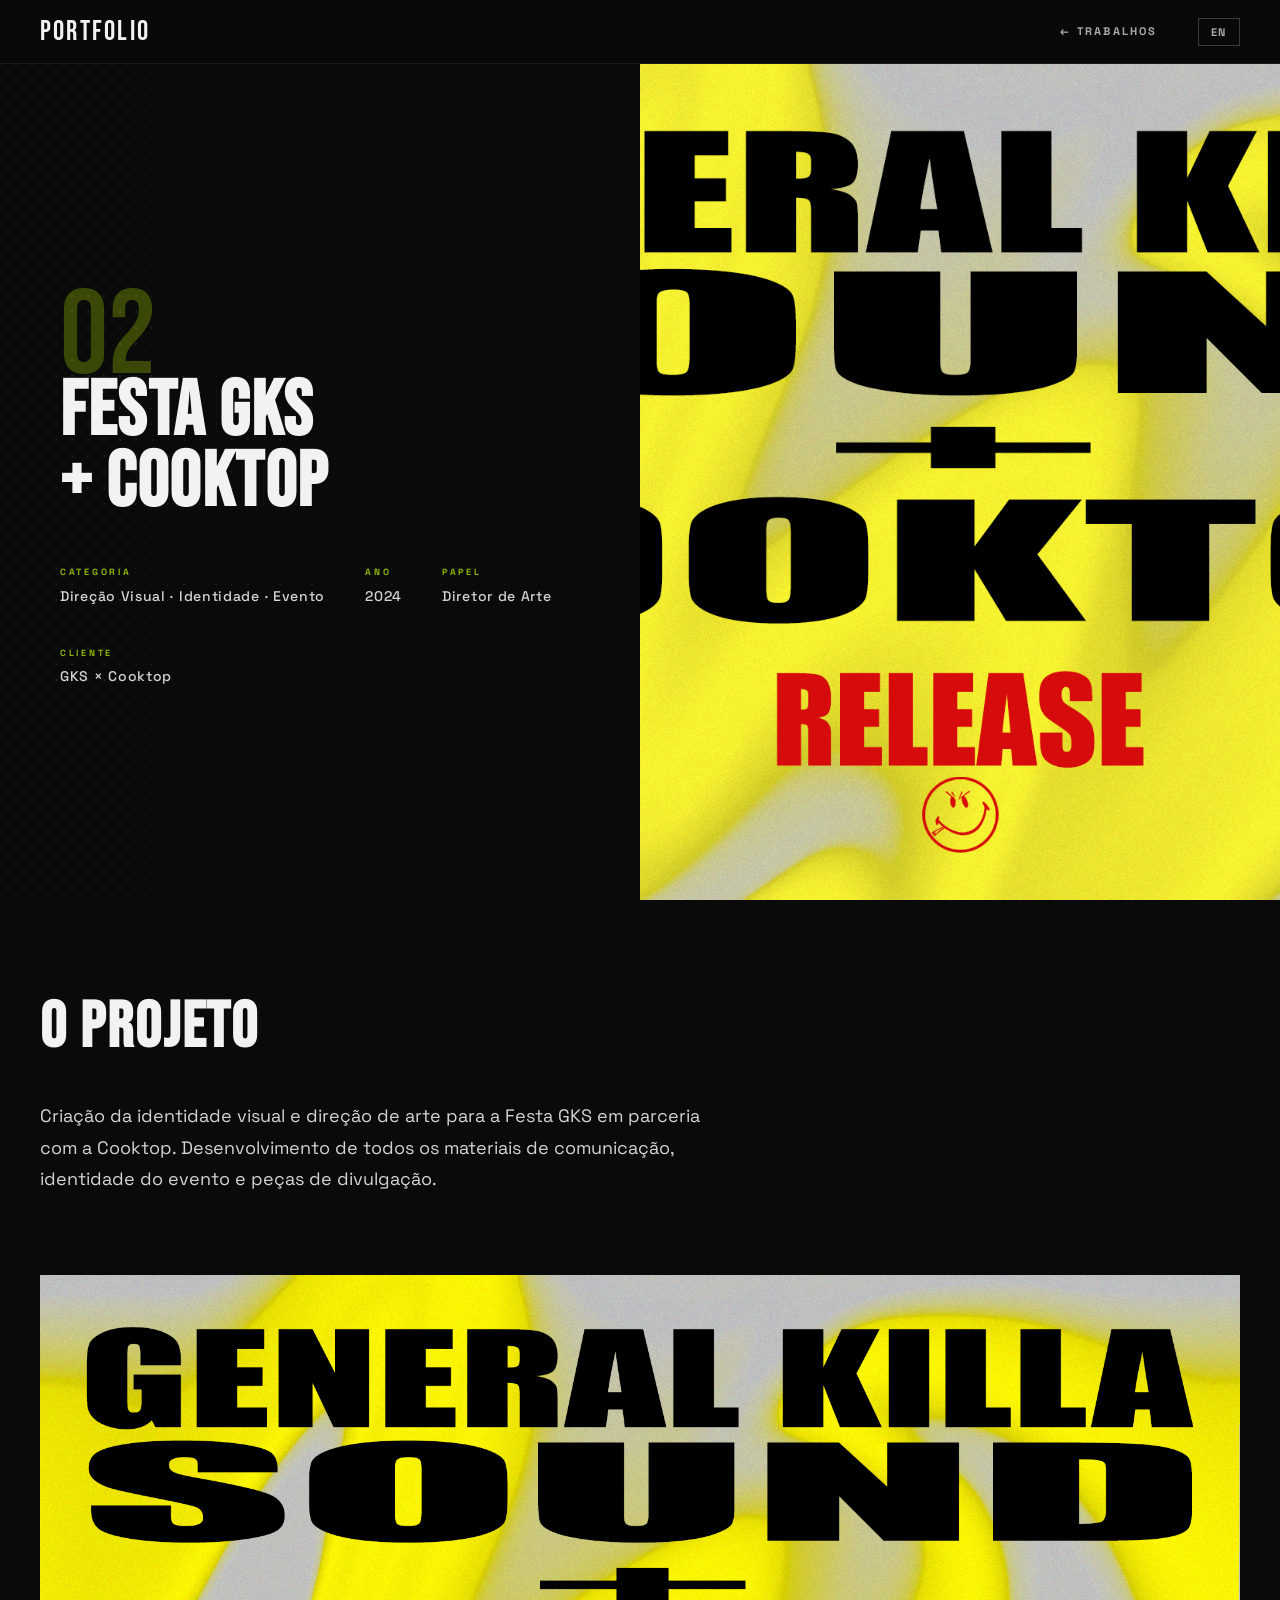
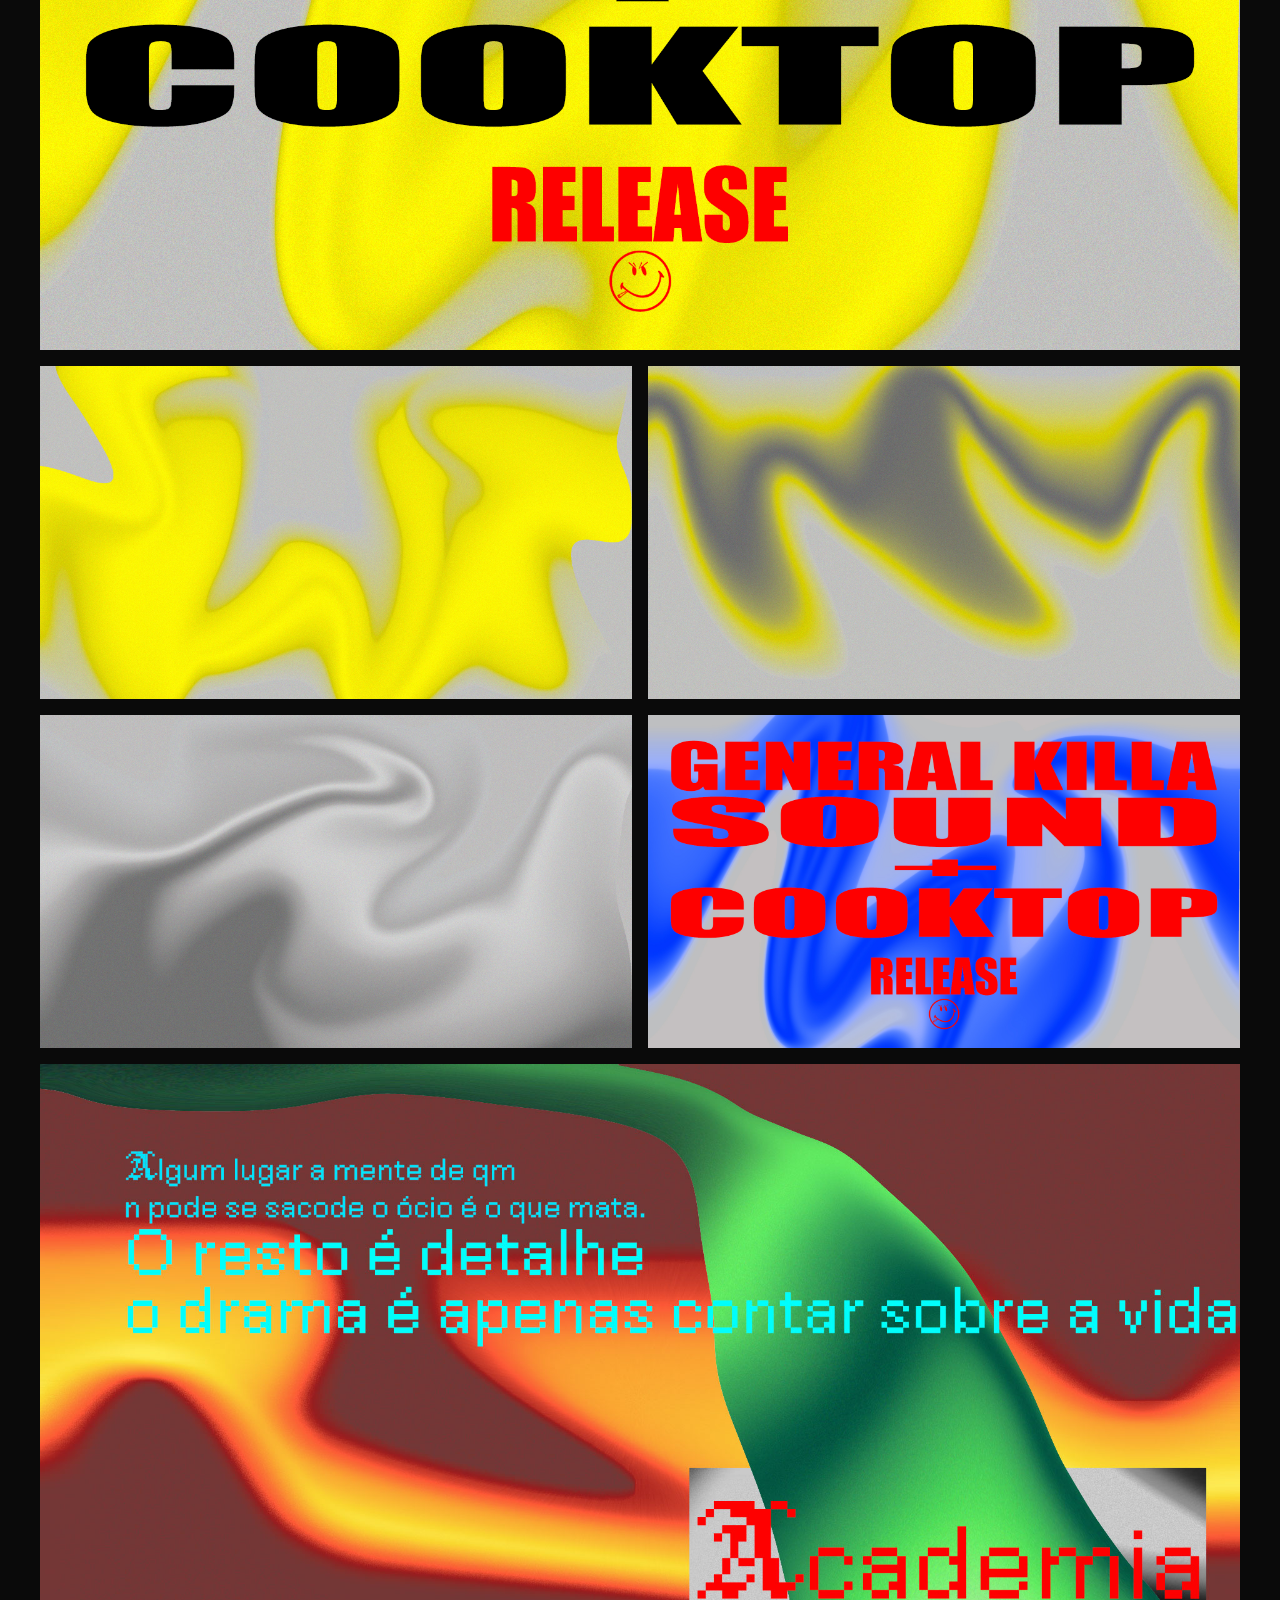
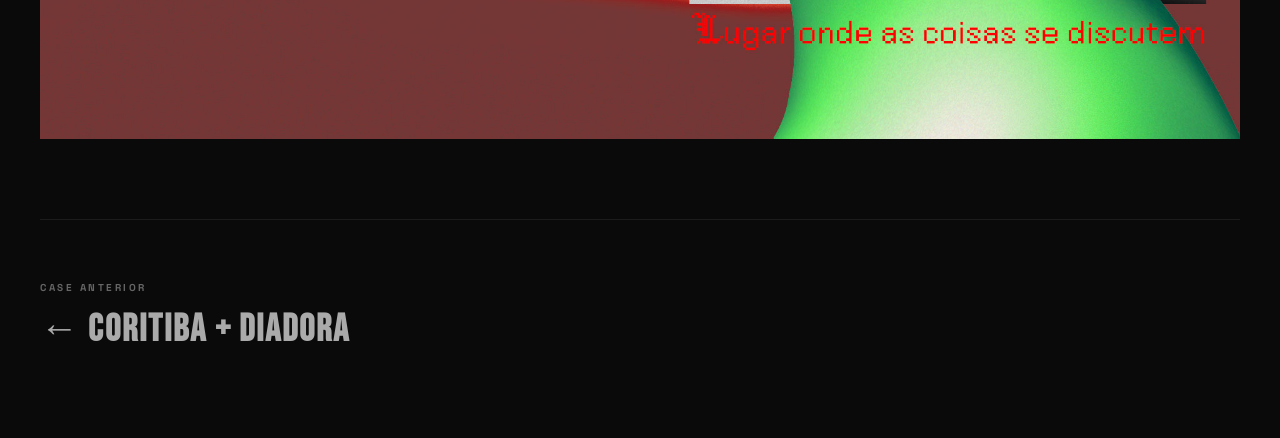
<file: CASES/festa-gks-cooktop.html>
<!DOCTYPE html>
<html lang="pt-BR" data-lang="pt">
<head>
  <meta charset="UTF-8" />
  <meta name="viewport" content="width=device-width, initial-scale=1.0" />
  <title>FESTA GKS + COOKTOP — ENZO PANCIER</title>
  <link rel="stylesheet" href="../css/style.css" />
  <link rel="stylesheet" href="../css/case.css" />
  <link href="https://fonts.googleapis.com/css2?family=Bebas+Neue&family=Space+Grotesk:wght@400;500;700&display=swap" rel="stylesheet" />
</head>
<body>

  <!-- NAV -->
  <nav class="nav">
    <a href="../index.html" class="nav__logo">PORTFOLIO</a>
    <div class="nav__right">
      <a href="../index.html#work" class="nav__back" data-pt="← TRABALHOS" data-en="← WORK">← TRABALHOS</a>
      <button class="lang-toggle" id="langToggle">EN</button>
    </div>
  </nav>

  <!-- CASE HERO -->
  <section class="case-hero">
    <div class="case-hero__halftone"></div>
    <div class="case-hero__content">
      <span class="case-hero__num">02</span>
      <h1 class="case-hero__title">FESTA GKS<br>+ COOKTOP</h1>
      <div class="case-hero__meta">
        <div>
          <p class="meta__label" data-pt="CATEGORIA" data-en="CATEGORY">CATEGORIA</p>
          <p class="meta__val" data-pt="Direção Visual · Identidade · Evento" data-en="Visual Direction · Identity · Event">Direção Visual · Identidade · Evento</p>
        </div>
        <div>
          <p class="meta__label" data-pt="ANO" data-en="YEAR">ANO</p>
          <p class="meta__val">2024</p>
        </div>
        <div>
          <p class="meta__label" data-pt="PAPEL" data-en="ROLE">PAPEL</p>
          <p class="meta__val" data-pt="Diretor de Arte" data-en="Art Director">Diretor de Arte</p>
        </div>
        <div>
          <p class="meta__label" data-pt="CLIENTE" data-en="CLIENT">CLIENTE</p>
          <p class="meta__val">GKS × Cooktop</p>
        </div>
      </div>
    </div>
    <div class="case-hero__img">
      <img src="../CASES/Festa GKS + Cooktop /CAPA 2.jpg" alt="Festa GKS Capa" />
    </div>
  </section>

  <!-- CASE BODY -->
  <main class="case-body">

    <!-- Descrição -->
    <section class="case-section case-intro">
      <div class="case-intro__text">
        <h2 data-pt="O PROJETO" data-en="THE PROJECT">O PROJETO</h2>
        <p data-pt="Criação da identidade visual e direção de arte para a Festa GKS em parceria com a Cooktop. Desenvolvimento de todos os materiais de comunicação, identidade do evento e peças de divulgação." data-en="Visual identity creation and art direction for Festa GKS in partnership with Cooktop. Development of all communication materials, event identity and promotional pieces.">
          Criação da identidade visual e direção de arte para a Festa GKS em parceria com a Cooktop. Desenvolvimento de todos os materiais de comunicação, identidade do evento e peças de divulgação.
        </p>
      </div>
    </section>

    <!-- Grid de imagens -->
    <section class="case-section case-grid">
      <div class="case-grid__item case-grid__item--full">
        <img src="../CASES/Festa GKS + Cooktop /CAPA 2.jpg" alt="Capa" />
      </div>
      <div class="case-grid__item">
        <img src="../CASES/Festa GKS + Cooktop /Agrupar 1.jpg" alt="Peça 1" />
      </div>
      <div class="case-grid__item">
        <img src="../CASES/Festa GKS + Cooktop /Agrupar 1 copiar.jpg" alt="Peça 2" />
      </div>
      <div class="case-grid__item">
        <img src="../CASES/Festa GKS + Cooktop /Agrupar 1 copiar 2.jpg" alt="Peça 3" />
      </div>
      <div class="case-grid__item">
        <img src="../CASES/Festa GKS + Cooktop /gkteste.jpg" alt="GK teste" />
      </div>
      <div class="case-grid__item case-grid__item--full">
        <img src="../CASES/Festa GKS + Cooktop /3mailnodia.jpg" alt="3 mail no dia" />
      </div>
    </section>

    <!-- Nav entre cases -->
    <nav class="case-nav">
      <a href="coritiba-diadora.html" class="case-nav__prev">
        <span data-pt="CASE ANTERIOR" data-en="PREVIOUS CASE">CASE ANTERIOR</span>
        <strong>← CORITIBA + DIADORA</strong>
      </a>
      <span class="case-nav__next"></span>
    </nav>

  </main>

  <script src="../js/main.js"></script>
</body>
</html>
</file>
<file: css/style.css>
/* =============================================
   ENZO PANCIER — PORTFOLIO
   Estética: Bold · Halftone · Tons de Cinza · Verde Neon
   ============================================= */

/* ── RESET & BASE ── */
*, *::before, *::after { box-sizing: border-box; margin: 0; padding: 0; }

:root {
  --black:   #0a0a0a;
  --gray-90: #111111;
  --gray-80: #1c1c1c;
  --gray-60: #3a3a3a;
  --gray-40: #666666;
  --gray-20: #aaaaaa;
  --gray-10: #d4d4d4;
  --white:   #f2f2f2;
  --accent:  #c8ff00;

  --font-display: 'Bebas Neue', sans-serif;
  --font-body:    'Space Grotesk', sans-serif;

  --nav-h: 64px;
}

html { scroll-behavior: smooth; }

body {
  background-color: var(--black);
  color: var(--white);
  font-family: var(--font-body);
  font-size: 16px;
  line-height: 1.5;
  overflow-x: hidden;
}

a { color: inherit; text-decoration: none; }
ul { list-style: none; }
img { display: block; width: 100%; height: 100%; object-fit: cover; }

/* ── HALFTONE — apenas case thumbs usam CSS; hero/about/contact usam canvas JS ── */
.case__halftone {
  position: absolute;
  inset: 0;
  pointer-events: none;
  z-index: 1;
  background-image:
    radial-gradient(circle, rgba(242,242,242,0.18) 1px, transparent 1px);
  background-size: 18px 18px;
}

/* ── NAV ── */
.nav {
  position: fixed;
  top: 0; left: 0; right: 0;
  z-index: 100;
  height: var(--nav-h);
  display: flex;
  align-items: center;
  justify-content: space-between;
  padding: 0 40px;
  border-bottom: 1px solid var(--gray-80);
  background: rgba(10,10,10,0.88);
  backdrop-filter: blur(10px);
  -webkit-backdrop-filter: blur(10px);
}

.nav__logo {
  font-family: var(--font-display);
  font-size: 28px;
  letter-spacing: 0.08em;
  color: var(--white);
}

.nav__right {
  display: flex;
  align-items: center;
  gap: 40px;
}

.nav__links {
  display: flex;
  gap: 32px;
}

.nav__links a {
  font-family: var(--font-body);
  font-size: 11px;
  font-weight: 700;
  letter-spacing: 0.2em;
  color: var(--gray-20);
  transition: color 0.2s;
}
.nav__links a:hover { color: var(--white); }

.lang-toggle {
  font-family: var(--font-body);
  font-size: 11px;
  font-weight: 700;
  letter-spacing: 0.15em;
  background: none;
  border: 1px solid var(--gray-60);
  color: var(--gray-20);
  padding: 6px 12px;
  cursor: pointer;
  transition: all 0.2s;
}
.lang-toggle:hover {
  border-color: var(--white);
  color: var(--white);
}

/* ── HERO ── */
.hero {
  position: relative;
  min-height: 100vh;
  display: flex;
  align-items: center;
  justify-content: center;
  padding: var(--nav-h) 40px 0;
  overflow: hidden;
  background: var(--black);
}

/* Linha diagonal decorativa */
.hero::before {
  content: '';
  position: absolute;
  top: 0; right: 0;
  width: 45%;
  height: 100%;
  background: var(--gray-90);
  clip-path: polygon(12% 0, 100% 0, 100% 100%, 0% 100%);
  z-index: 0;
}

/* hero::after removed — JS canvas handles dots, clipped to match the diagonal */

.hero__content {
  position: relative;
  z-index: 2;
  max-width: 1200px;
  width: 100%;
}

.hero__label {
  font-family: var(--font-body);
  font-size: 11px;
  font-weight: 700;
  letter-spacing: 0.3em;
  color: var(--gray-40);
  margin-bottom: 16px;
}

.hero__name {
  font-family: var(--font-display);
  font-size: clamp(80px, 12vw, 180px);
  line-height: 0.92;
  letter-spacing: 0.01em;
  color: var(--white);
  text-transform: uppercase;
}

.hero__sub {
  margin-top: 28px;
  font-size: 13px;
  font-weight: 500;
  letter-spacing: 0.15em;
  color: var(--gray-20);
}

.hero__scroll {
  position: absolute;
  bottom: 40px;
  left: 40px;
  z-index: 2;
  display: flex;
  align-items: center;
  gap: 16px;
}

.hero__scroll span {
  font-size: 10px;
  font-weight: 700;
  letter-spacing: 0.25em;
  color: var(--gray-40);
}

.hero__scroll-line {
  width: 60px;
  height: 1px;
  background: var(--gray-60);
  position: relative;
  overflow: hidden;
}

.hero__scroll-line::after {
  content: '';
  position: absolute;
  top: 0; left: -100%;
  width: 100%; height: 100%;
  background: var(--white);
  animation: scanline 2s infinite ease-in-out;
}

@keyframes scanline {
  0%   { left: -100%; }
  100% { left: 100%; }
}

/* ── WORK ── */
.work {
  padding: 120px 40px;
  max-width: 1400px;
  margin: 0 auto;
}

.work__header {
  display: flex;
  align-items: baseline;
  justify-content: space-between;
  margin-bottom: 80px;
  border-bottom: 1px solid var(--gray-80);
  padding-bottom: 24px;
}

.work__header h2 {
  font-family: var(--font-display);
  font-size: clamp(40px, 6vw, 80px);
  letter-spacing: 0.05em;
  color: var(--white);
}

.work__count {
  font-family: var(--font-display);
  font-size: 80px;
  color: var(--gray-80);
  line-height: 1;
}

.work__grid {
  display: grid;
  grid-template-columns: repeat(2, 1fr);
  gap: 40px;
}

/* ── CASE CARD ── */
.case {
  position: relative;
}

.case__link {
  display: block;
  transition: opacity 0.3s;
}
.case__link:hover .case__thumb img {
  transform: scale(1.04);
}
.case__link:hover .case__overlay {
  opacity: 1;
}

.case__thumb {
  position: relative;
  aspect-ratio: 4/3;
  overflow: hidden;
  background: var(--gray-80);
}

.case__thumb img {
  transition: transform 0.6s cubic-bezier(0.25,0.46,0.45,0.94);
}

.case__halftone {
  position: absolute;
  inset: 0;
  background-image:
    radial-gradient(circle, rgba(242,242,242,0.15) 1px, transparent 1px);
  background-size: 12px 12px;
  z-index: 1;
  mix-blend-mode: overlay;
  pointer-events: none;
}

.case__overlay {
  position: absolute;
  inset: 0;
  z-index: 3;
  background: rgba(10,10,10,0.75);
  display: flex;
  align-items: center;
  justify-content: center;
  opacity: 0;
  transition: opacity 0.3s;
}

.case__overlay span {
  font-family: var(--font-display);
  font-size: 32px;
  letter-spacing: 0.08em;
  color: var(--white);
}

.case__info {
  display: flex;
  align-items: flex-start;
  gap: 20px;
  padding: 24px 0 0;
}

.case__num {
  font-family: var(--font-display);
  font-size: 52px;
  color: var(--gray-80);
  line-height: 1;
  flex-shrink: 0;
}

.case__title {
  font-family: var(--font-display);
  font-size: clamp(28px, 3vw, 48px);
  line-height: 0.95;
  letter-spacing: 0.03em;
  color: var(--white);
  margin-bottom: 8px;
}

.case__tags {
  font-size: 11px;
  font-weight: 500;
  letter-spacing: 0.2em;
  color: var(--gray-40);
}

/* ── CASE WIP ── */
.case--wip .case__link {
  cursor: default;
}

.case__wip-inner {
  position: absolute;
  inset: 0;
  z-index: 2;
  display: flex;
  flex-direction: column;
  align-items: center;
  justify-content: center;
  gap: 10px;
}

.case__wip-label {
  font-family: var(--font-display);
  font-size: clamp(60px, 8vw, 100px);
  letter-spacing: 0.1em;
  color: transparent;
  -webkit-text-stroke: 1px var(--gray-20);
  line-height: 1;
}

.case__wip-sub {
  font-family: var(--font-body);
  font-size: 10px;
  font-weight: 700;
  letter-spacing: 0.3em;
  color: var(--gray-40);
}

/* ── ABOUT ── */
.about {
  position: relative;
  background: var(--gray-90);
  padding: 120px 40px;
  overflow: hidden;
}

.about__inner {
  position: relative;
  z-index: 2;
  max-width: 1200px;
  margin: 0 auto;
  display: grid;
  grid-template-columns: 1fr 1.5fr;
  gap: 80px;
  align-items: start;
}

.about__left h2 {
  font-family: var(--font-display);
  font-size: clamp(40px, 6vw, 80px);
  letter-spacing: 0.05em;
  color: var(--white);
  margin-bottom: 40px;
}

.about__wip {
  aspect-ratio: 3/4;
  background: var(--gray-80);
  display: flex;
  flex-direction: column;
  align-items: center;
  justify-content: center;
  gap: 12px;
  border: 1px dashed var(--gray-60);
  position: relative;
  overflow: hidden;
}

.about__wip::before {
  content: '';
  position: absolute;
  inset: 0;
  background-image:
    radial-gradient(circle, rgba(242,242,242,0.12) 1px, transparent 1px);
  background-size: 14px 14px;
}

.about__wip-label {
  font-family: var(--font-display);
  font-size: clamp(60px, 8vw, 100px);
  letter-spacing: 0.1em;
  color: transparent;
  -webkit-text-stroke: 1px var(--gray-40);
  position: relative;
  z-index: 1;
  line-height: 1;
}

.about__wip-sub {
  font-family: var(--font-body);
  font-size: 10px;
  font-weight: 700;
  letter-spacing: 0.3em;
  color: var(--gray-40);
  position: relative;
  z-index: 1;
}

.about__bio {
  font-size: 18px;
  line-height: 1.7;
  color: var(--gray-10);
  margin-bottom: 48px;
}

.about__skills {
  margin-bottom: 48px;
}

.about__skills h4 {
  font-family: var(--font-body);
  font-size: 10px;
  font-weight: 700;
  letter-spacing: 0.3em;
  color: var(--gray-40);
  margin-bottom: 16px;
}

.about__skills ul {
  display: flex;
  flex-wrap: wrap;
  gap: 8px;
}

.about__skills li {
  font-family: var(--font-display);
  font-size: 16px;
  letter-spacing: 0.08em;
  color: var(--white);
  border: 1px solid var(--gray-60);
  padding: 6px 16px;
  background: var(--black);
}

/* ── BTN ── */
.btn {
  display: inline-block;
  font-family: var(--font-display);
  font-size: 20px;
  letter-spacing: 0.1em;
  color: var(--black);
  background: var(--white);
  padding: 14px 40px;
  transition: all 0.25s;
}

.btn:hover {
  background: var(--gray-10);
  transform: translate(-3px, -3px);
  box-shadow: 3px 3px 0 var(--gray-60);
}

/* ── CONTACT ── */
.contact {
  position: relative;
  background: var(--black);
  padding: 120px 40px;
  overflow: hidden;
  border-top: 1px solid var(--gray-80);
}

.contact__inner {
  position: relative;
  z-index: 2;
  max-width: 1200px;
  margin: 0 auto;
  text-align: center;
}

.contact__inner h2 {
  font-family: var(--font-display);
  font-size: clamp(48px, 8vw, 120px);
  line-height: 0.92;
  letter-spacing: 0.02em;
  color: var(--white);
  margin-bottom: 48px;
}

.contact__email {
  display: inline-block;
  font-family: var(--font-display);
  font-size: clamp(20px, 3vw, 40px);
  letter-spacing: 0.05em;
  color: var(--gray-20);
  border-bottom: 1px solid var(--gray-60);
  padding-bottom: 4px;
  margin-bottom: 64px;
  transition: color 0.2s, border-color 0.2s;
}
.contact__email:hover {
  color: var(--white);
  border-color: var(--white);
}

.contact__social {
  display: flex;
  justify-content: center;
  gap: 40px;
  margin-bottom: 80px;
}

.contact__social a {
  font-size: 11px;
  font-weight: 700;
  letter-spacing: 0.2em;
  color: var(--gray-40);
  transition: color 0.2s;
}
.contact__social a:hover { color: var(--white); }

.contact__copy {
  font-size: 11px;
  font-weight: 500;
  letter-spacing: 0.15em;
  color: var(--gray-60);
}

/* ── SCROLL REVEAL ── */
.reveal {
  opacity: 0;
  transform: translateY(40px);
  transition: opacity 0.7s ease, transform 0.7s ease;
}
.reveal.is-visible {
  opacity: 1;
  transform: translateY(0);
}

/* ── NAV ACTIVE ── */
.nav__links a.active {
  color: var(--white);
}

/* ── ACCENT: VERDE NEON ── */
/* Usado pontualmente para dar energia à paleta cinza */

.hero__label {
  color: var(--accent);
  opacity: 0.85;
}

.case__num {
  color: var(--gray-80);
}

/* Underline accent no hover dos cases */
.case__link:hover .case__title {
  -webkit-text-stroke: 1px var(--accent);
  color: transparent;
}

/* Btn accent */
.btn {
  background: var(--accent);
  color: var(--black);
}
.btn:hover {
  background: var(--white);
  box-shadow: 4px 4px 0 var(--accent);
}

/* Lang toggle accent */
.lang-toggle:hover {
  border-color: var(--accent);
  color: var(--accent);
}

/* Scroll line accent */
.hero__scroll-line::after {
  background: var(--accent);
}

/* Contact email accent hover */
.contact__email:hover {
  color: var(--accent);
  border-color: var(--accent);
}

/* ── EXPERIENCE TIMELINE ── */
.about__exp {
  margin-bottom: 48px;
}

.about__exp h4 {
  font-family: var(--font-body);
  font-size: 10px;
  font-weight: 700;
  letter-spacing: 0.3em;
  color: var(--gray-40);
  margin-bottom: 24px;
}

.exp__list {
  display: flex;
  flex-direction: column;
  gap: 0;
  border-left: 1px solid var(--gray-80);
  padding-left: 24px;
}

.exp__item {
  display: grid;
  grid-template-columns: 110px 1fr;
  gap: 16px;
  align-items: start;
  padding: 16px 0;
  border-bottom: 1px solid var(--gray-80);
  position: relative;
}

.exp__item::before {
  content: '';
  position: absolute;
  left: -28px;
  top: 22px;
  width: 8px;
  height: 8px;
  background: var(--accent);
  border-radius: 50%;
}

.exp__year {
  font-family: var(--font-body);
  font-size: 11px;
  font-weight: 700;
  letter-spacing: 0.1em;
  color: var(--gray-40);
  padding-top: 2px;
}

.exp__item strong {
  display: block;
  font-family: var(--font-display);
  font-size: 20px;
  letter-spacing: 0.05em;
  color: var(--white);
  margin-bottom: 2px;
}

.exp__item p {
  font-size: 12px;
  font-weight: 500;
  color: var(--gray-40);
  letter-spacing: 0.05em;
}

/* ── RESPONSIVE ── */
@media (max-width: 900px) {
  .nav { padding: 0 24px; }
  .nav__links { gap: 20px; }

  .hero { padding-top: var(--nav-h); }
  .hero::before, .hero::after { display: none; }
  .hero__content { text-align: center; }
  .hero__scroll { left: 50%; transform: translateX(-50%); }

  .work { padding: 80px 24px; }
  .work__grid { grid-template-columns: 1fr; gap: 60px; }

  .about { padding: 80px 24px; }
  .about__inner { grid-template-columns: 1fr; gap: 48px; }

  .contact { padding: 80px 24px; }
}

@media (max-width: 480px) {
  .nav__links { display: none; }
  .hero__name { font-size: clamp(60px, 16vw, 100px); }
}
</file>
<file: css/case.css>
/* =============================================
   CASE PAGE — styles
   ============================================= */

/* ── CASE HERO ── */
.case-hero {
  position: relative;
  min-height: 100vh;
  display: grid;
  grid-template-columns: 1fr 1fr;
  grid-template-rows: 1fr;
  overflow: hidden;
  padding-top: var(--nav-h);
  background: var(--black);
}

.case-hero__halftone {
  position: absolute;
  inset: 0;
  z-index: 1;
  pointer-events: none;
  background-image:
    radial-gradient(circle, rgba(242,242,242,0.13) 1px, transparent 1px);
  background-size: 16px 16px;
  mask-image: linear-gradient(to right, black 0%, transparent 70%);
  -webkit-mask-image: linear-gradient(to right, black 0%, transparent 70%);
}

.case-hero__content {
  position: relative;
  z-index: 2;
  padding: 80px 40px 80px 60px;
  display: flex;
  flex-direction: column;
  justify-content: center;
}

.case-hero__num {
  font-family: var(--font-display);
  font-size: 120px;
  line-height: 1;
  color: var(--accent);
  opacity: 0.25;
  display: block;
  margin-bottom: -20px;
}

.case-hero__title {
  font-family: var(--font-display);
  font-size: clamp(56px, 6vw, 96px);
  line-height: 0.92;
  letter-spacing: 0.02em;
  color: var(--white);
  margin-bottom: 48px;
}

.case-hero__meta {
  display: flex;
  gap: 40px;
  flex-wrap: wrap;
}

.meta__label {
  font-size: 9px;
  font-weight: 700;
  letter-spacing: 0.3em;
  color: var(--accent);
  opacity: 0.7;
  text-transform: uppercase;
  margin-bottom: 6px;
}

.meta__val {
  font-size: 14px;
  font-weight: 500;
  color: var(--gray-10);
  letter-spacing: 0.05em;
}

.case-hero__img {
  position: relative;
  z-index: 2;
  overflow: hidden;
}

.case-hero__img img {
  width: 100%;
  height: 100%;
  object-fit: cover;
  filter: grayscale(20%);
}

/* ── NAV BACK ── */
.nav__back {
  font-size: 11px;
  font-weight: 700;
  letter-spacing: 0.2em;
  color: var(--gray-20);
  transition: color 0.2s;
}
.nav__back:hover { color: var(--white); }

/* ── CASE BODY ── */
.case-body {
  max-width: 1400px;
  margin: 0 auto;
  padding: 80px 40px;
}

/* ── CASE SECTION ── */
.case-section {
  margin-bottom: 80px;
}

.case-section__label {
  font-family: var(--font-body);
  font-size: 10px;
  font-weight: 700;
  letter-spacing: 0.3em;
  color: var(--gray-40);
  margin-bottom: 32px;
  padding-bottom: 12px;
  border-bottom: 1px solid var(--gray-80);
}

/* ── INTRO ── */
.case-intro__text h2 {
  font-family: var(--font-display);
  font-size: clamp(36px, 5vw, 64px);
  letter-spacing: 0.03em;
  color: var(--white);
  margin-bottom: 24px;
}

.case-intro__text p {
  font-size: 18px;
  line-height: 1.75;
  color: var(--gray-10);
  max-width: 680px;
}

/* ── CASE GRID ── */
.case-grid {
  display: grid;
  grid-template-columns: repeat(2, 1fr);
  gap: 16px;
}

.case-grid__item {
  overflow: hidden;
  background: var(--gray-80);
  position: relative;
}

.case-grid__item img {
  width: 100%;
  height: 100%;
  object-fit: cover;
  display: block;
  transition: transform 0.6s ease;
}

.case-grid__item:hover img {
  transform: scale(1.03);
}

.case-grid__item--full {
  grid-column: 1 / -1;
}

/* ── CASE NAV ── */
.case-nav {
  display: flex;
  justify-content: space-between;
  align-items: flex-end;
  padding: 60px 0 0;
  border-top: 1px solid var(--gray-80);
  margin-top: 80px;
}

.case-nav__prev,
.case-nav__next {
  display: flex;
  flex-direction: column;
  gap: 6px;
}

.case-nav__next {
  text-align: right;
}

.case-nav__prev span,
.case-nav__next span {
  font-size: 10px;
  font-weight: 700;
  letter-spacing: 0.25em;
  color: var(--gray-40);
}

.case-nav__prev strong,
.case-nav__next strong {
  font-family: var(--font-display);
  font-size: clamp(24px, 3vw, 40px);
  letter-spacing: 0.05em;
  color: var(--gray-20);
  transition: color 0.2s;
}

.case-nav__prev:hover strong,
.case-nav__next:hover strong {
  color: var(--accent);
}

/* ── RESPONSIVE ── */
@media (max-width: 900px) {
  .case-hero {
    grid-template-columns: 1fr;
    grid-template-rows: auto auto;
  }

  .case-hero__content {
    padding: 60px 24px 40px;
  }

  .case-hero__img {
    height: 50vw;
    min-height: 300px;
  }

  .case-body {
    padding: 60px 24px;
  }

  .case-grid {
    grid-template-columns: 1fr;
  }

  .case-grid__item--full {
    grid-column: 1;
  }
}
</file>
